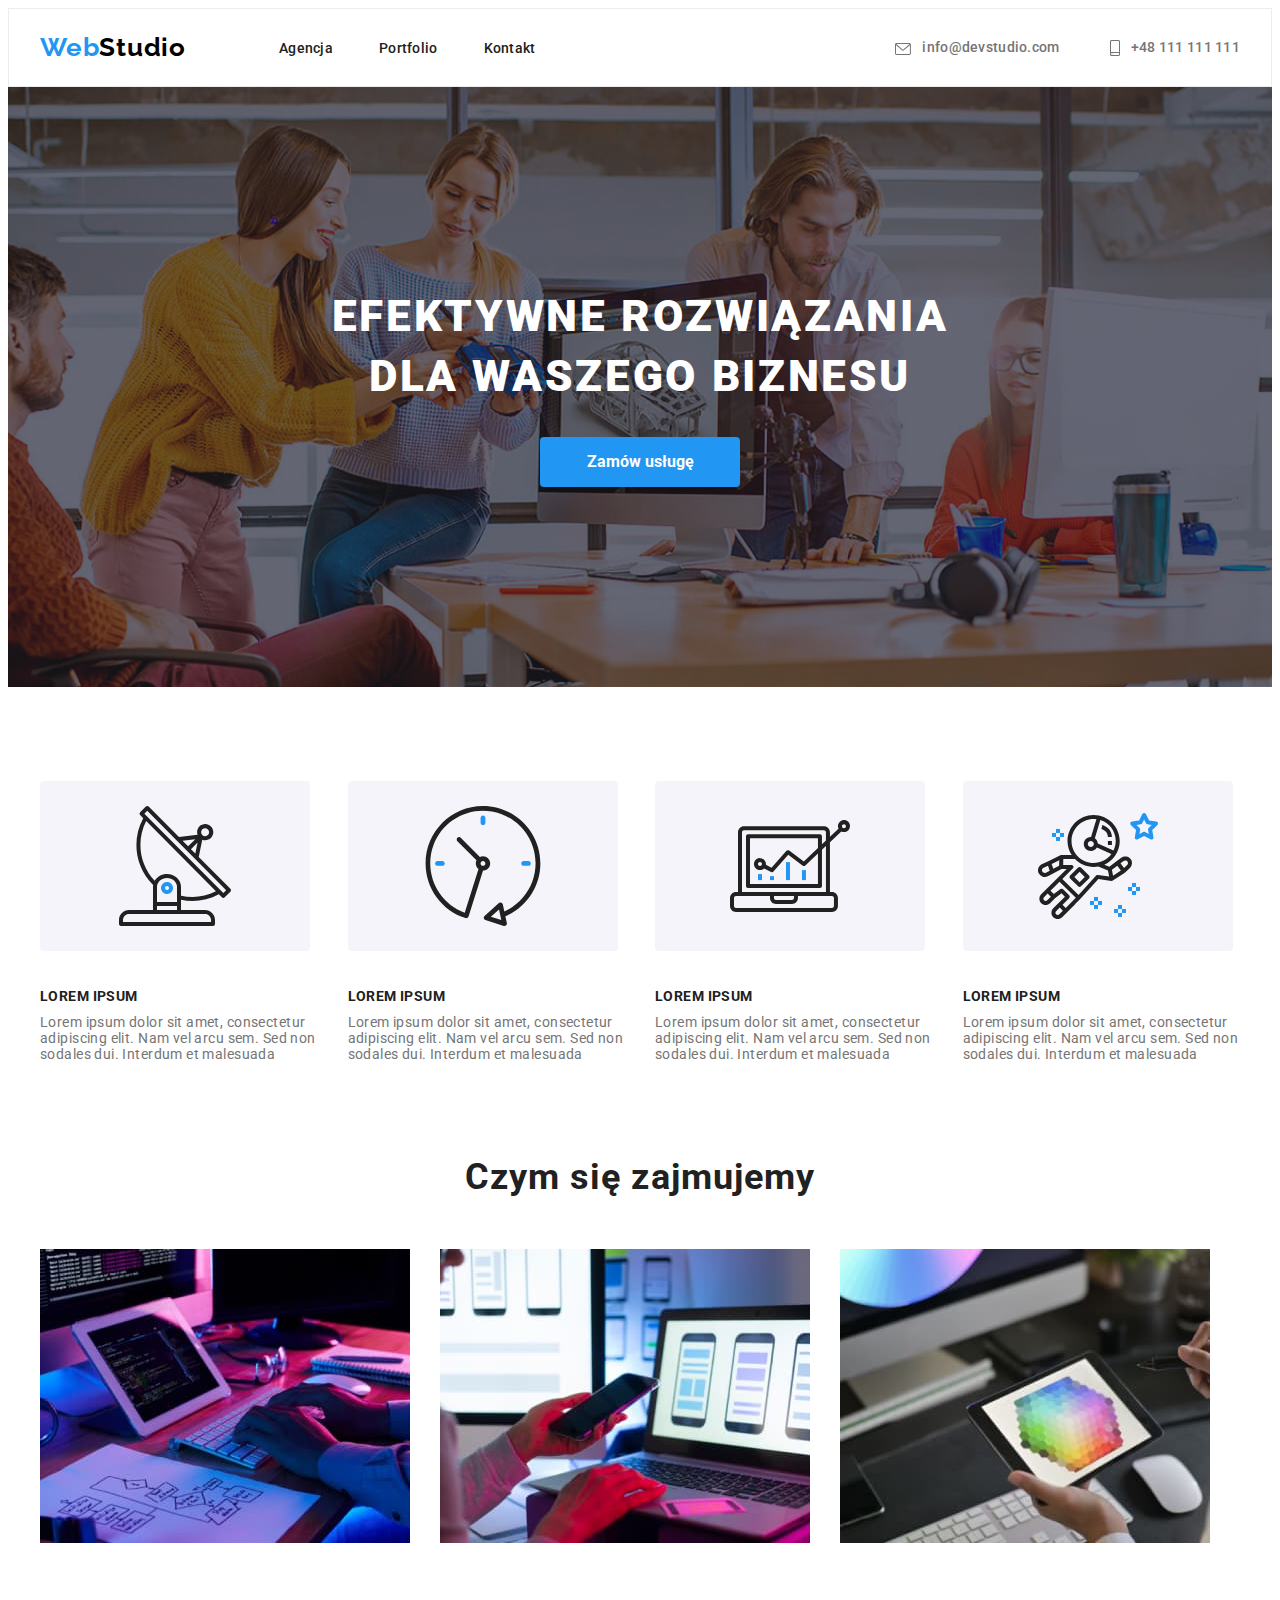
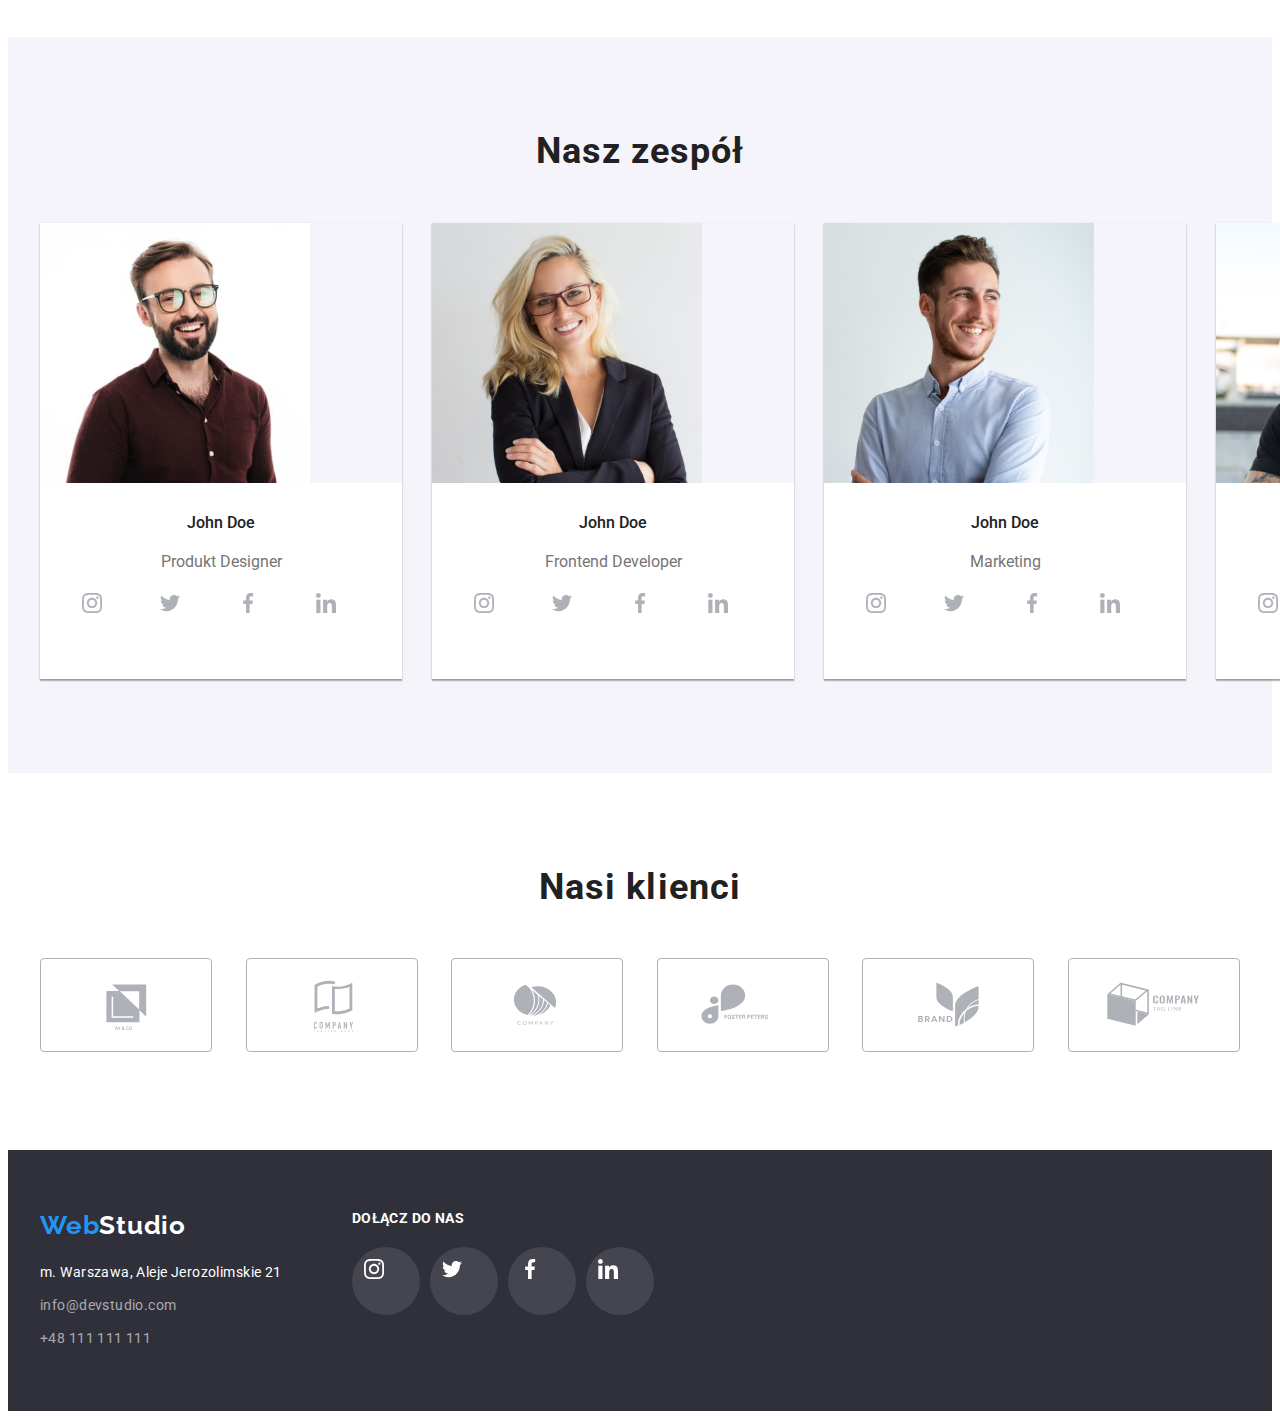
<file: index.html>
<!DOCTYPE html>
<html lang="pl">
    <head>
        <meta charset="UTF-8" />
        <meta http-equiv="X-UA-Compatible" content="IE=edge" />
        <meta name="viewport" content="width=device-width, initial-scale=1.0" />
        <title>Document</title>
        <link
            rel="stylesheet"
            href="https://cdnjs.cloudflare.com/ajax/libs/modern-normalize/1.1.0/modern-normalize.min.css"
            integrity="sha512-wpPYUAdjBVSE4KJnH1VR1HeZfpl1ub8YT/NKx4PuQ5NmX2tKuGu6U/JRp5y+Y8XG2tV+wKQpNHVUX03MfMFn9Q=="
            crossorigin="anonymous"
            referrerpolicy="no-referrer"
        />
        <link
            href="https://fonts.googleapis.com/css2?family=Raleway:wght@700&family=Roboto+Condensed&family=Roboto:wght@400;500;700;900&display=swap"
            rel="stylesheet"
        />
        <link rel="stylesheet" href="./css/style.css" />
    </head>
    <body>
        <header class="main">
            <div class="container menu">
                <nav class="nav">
                    <a href="./index.html" class="logo"
                        >Web<span class="black">Studio</span></a
                    >
                    <ul class="navigation">
                        <li>
                            <a href="./index.html" class="nav-item">Agencja</a>
                        </li>
                        <li>
                            <a href="./portfolio.html" class="nav-item"
                                >Portfolio</a
                            >
                        </li>
                        <li><a href="" class="nav-item">Kontakt</a></li>
                    </ul>
                </nav>
                <div class="contact-data">
                    <a href="mailto:info@devstudio.com" class="contact">
                        <svg class="icon-mail" width="16" height="12">
                            <use href="./images/icons.svg#icon-envelope"></use>
                        </svg>
                        info@devstudio.com</a
                    >
                    <a href="tel:+48111111111" class="contact">
                        <svg class="icon-tel" width="10" height="16">
                            <use
                                href="./images/icons.svg#icon-smartphone"
                            ></use>
                        </svg>
                        +48 111 111 111</a
                    >
                </div>
            </div>
        </header>
        <main>
            <section class="solutions">
                <h1 class="title">EFEKTYWNE ROZWIĄZANIA DLA WASZEGO BIZNESU</h1>
                <button type="button" class="order">Zamów usługę</button>
            </section>
            <section>
                <div class="container">
                    <ul class="offer-items">
                        <li>
                            <svg class="icon-offer">
                                <use
                                    href="./images/icons.svg#icon-antenna"
                                ></use>
                            </svg>

                            <h3 class="offer">LOREM IPSUM</h3>
                            <p class="offer-description">
                                Lorem ipsum dolor sit amet, consectetur
                                adipiscing elit. Nam vel arcu sem. Sed non
                                sodales dui. Interdum et malesuada
                            </p>
                        </li>
                        <li>
                            <svg class="icon-offer">
                                <use href="./images/icons.svg#icon-clock"></use>
                            </svg>

                            <h3 class="offer">LOREM IPSUM</h3>
                            <p class="offer-description">
                                Lorem ipsum dolor sit amet, consectetur
                                adipiscing elit. Nam vel arcu sem. Sed non
                                sodales dui. Interdum et malesuada
                            </p>
                        </li>
                        <li>
                            <svg class="icon-offer">
                                <use
                                    href="./images/icons.svg#icon-diagram"
                                ></use>
                            </svg>
                            <h3 class="offer">LOREM IPSUM</h3>
                            <p class="offer-description">
                                Lorem ipsum dolor sit amet, consectetur
                                adipiscing elit. Nam vel arcu sem. Sed non
                                sodales dui. Interdum et malesuada
                            </p>
                        </li>
                        <li>
                            <svg class="icon-offer">
                                <use
                                    href="./images/icons.svg#icon-astronaut"
                                ></use>
                            </svg>
                            <h3 class="offer">LOREM IPSUM</h3>
                            <p class="offer-description">
                                Lorem ipsum dolor sit amet, consectetur
                                adipiscing elit. Nam vel arcu sem. Sed non
                                sodales dui. Interdum et malesuada
                            </p>
                        </li>
                    </ul>
                </div>
            </section>
            <section>
                <div class="container">
                    <h2 class="introduce">Czym się zajmujemy</h2>
                    <ul class="our-services">
                        <li>
                            <img
                                src="images/box1.jpg"
                                alt="Dłonie na klawiaturze przed tabletem"
                                width="370"
                                height="294"
                            />
                        </li>
                        <li>
                            <img
                                src="images/box2.jpg"
                                alt="Telefon w dłoni przed laptopem"
                                width="370"
                                height="294"
                            />
                        </li>
                        <li>
                            <img
                                src="images/box3.jpg"
                                alt="Paleta kolorów na tablecie"
                                width="370"
                                height="294"
                            />
                        </li>
                    </ul>
                </div>
            </section>
            <section class="crew">
                <div class="container">
                    <h2 class="introduce">Nasz zespół</h2>
                    <ul class="crew-members">
                        <li>
                            <figure class="box-member">
                                <img
                                    src="images/product-designer.jpg"
                                    alt="Mężczyzna w okularach"
                                    width="270"
                                    height="260"
                                />
                                <figcaption class="description">
                                    <span class="name">John Doe</span>
                                    <span class="type">Produkt Designer</span>
                                    <div>
                                        <ul class="icons">
                                            <li>
                                                <a href="" class="icon-social"
                                                    ><svg
                                                        class="icon-member"
                                                        tabindex="1"
                                                    >
                                                        <use
                                                            href="./images/icons.svg#icon-instagram"
                                                        ></use></svg
                                                ></a>
                                            </li>
                                            <li>
                                                <a href="" class="icon-social">
                                                    <svg
                                                        class="icon-member"
                                                        tabindex="1"
                                                    >
                                                        <use
                                                            href="./images/icons.svg#icon-twitter"
                                                        ></use></svg
                                                ></a>
                                            </li>
                                            <li>
                                                <a href="" class="icon-social"
                                                    ><svg
                                                        class="icon-member"
                                                        tabindex="1"
                                                    >
                                                        <use
                                                            href="./images/icons.svg#icon-facebook"
                                                        ></use></svg
                                                ></a>
                                            </li>
                                            <li>
                                                <a href="" class="icon-social"
                                                    ><svg
                                                        class="icon-member"
                                                        tabindex="1"
                                                    >
                                                        <use
                                                            href="./images/icons.svg#icon-linkedin"
                                                        ></use></svg
                                                ></a>
                                            </li>
                                        </ul>
                                    </div>
                                </figcaption>
                            </figure>
                        </li>
                        <li>
                            <figure class="box-member">
                                <img
                                    src="images/frontend-developer.jpg"
                                    alt="Kobieta w okularach"
                                    width="270"
                                    height="260"
                                />
                                <figcaption class="description">
                                    <span class="name">John Doe</span>
                                    <span class="type">Frontend Developer</span>
                                    <div>
                                        <ul class="icons">
                                            <li>
                                                <a href="" class="icon-social"
                                                    ><svg
                                                        class="icon-member"
                                                        tabindex="1"
                                                    >
                                                        <use
                                                            href="./images/icons.svg#icon-instagram"
                                                        ></use></svg
                                                ></a>
                                            </li>
                                            <li>
                                                <a href="" class="icon-social">
                                                    <svg
                                                        class="icon-member"
                                                        tabindex="1"
                                                    >
                                                        <use
                                                            href="./images/icons.svg#icon-twitter"
                                                        ></use></svg
                                                ></a>
                                            </li>
                                            <li>
                                                <a href="" class="icon-social"
                                                    ><svg
                                                        class="icon-member"
                                                        tabindex="1"
                                                    >
                                                        <use
                                                            href="./images/icons.svg#icon-facebook"
                                                        ></use></svg
                                                ></a>
                                            </li>
                                            <li>
                                                <a href="" class="icon-social"
                                                    ><svg
                                                        class="icon-member"
                                                        tabindex="1"
                                                    >
                                                        <use
                                                            href="./images/icons.svg#icon-linkedin"
                                                        ></use></svg
                                                ></a>
                                            </li>
                                        </ul>
                                    </div>
                                </figcaption>
                            </figure>
                        </li>
                        <li>
                            <figure class="box-member">
                                <img
                                    src="images/marketing-specialist.jpg"
                                    alt="Mężczyzna w koszuli"
                                    width="270"
                                    height="260"
                                />
                                <figcaption class="description">
                                    <span class="name">John Doe</span>
                                    <span class="type">Marketing</span>
                                    <div>
                                        <ul class="icons">
                                            <li>
                                                <a href="" class="icon-social"
                                                    ><svg
                                                        class="icon-member"
                                                        tabindex="1"
                                                    >
                                                        <use
                                                            href="./images/icons.svg#icon-instagram"
                                                        ></use></svg
                                                ></a>
                                            </li>
                                            <li>
                                                <a href="" class="icon-social">
                                                    <svg
                                                        class="icon-member"
                                                        tabindex="1"
                                                    >
                                                        <use
                                                            href="./images/icons.svg#icon-twitter"
                                                        ></use></svg
                                                ></a>
                                            </li>
                                            <li>
                                                <a href="" class="icon-social"
                                                    ><svg
                                                        class="icon-member"
                                                        tabindex="1"
                                                    >
                                                        <use
                                                            href="./images/icons.svg#icon-facebook"
                                                        ></use></svg
                                                ></a>
                                            </li>
                                            <li>
                                                <a href="" class="icon-social"
                                                    ><svg
                                                        class="icon-member"
                                                        tabindex="1"
                                                    >
                                                        <use
                                                            href="./images/icons.svg#icon-linkedin"
                                                        ></use></svg
                                                ></a>
                                            </li>
                                        </ul>
                                    </div>
                                </figcaption>
                            </figure>
                        </li>
                        <li>
                            <figure class="box-member">
                                <img
                                    src="images/ui-designer.jpg"
                                    alt="UI Designer"
                                    width="270"
                                    height="260"
                                />
                                <figcaption class="description">
                                    <span class="name">John Doe</span>
                                    <span class="type">UI Designer</span>
                                    <div>
                                        <ul class="icons">
                                            <li>
                                                <a href="" class="icon-social"
                                                    ><svg
                                                        class="icon-member"
                                                        tabindex="1"
                                                    >
                                                        <use
                                                            href="./images/icons.svg#icon-instagram"
                                                        ></use></svg
                                                ></a>
                                            </li>
                                            <li>
                                                <a href="" class="icon-social">
                                                    <svg
                                                        class="icon-member"
                                                        tabindex="1"
                                                    >
                                                        <use
                                                            href="./images/icons.svg#icon-twitter"
                                                        ></use></svg
                                                ></a>
                                            </li>
                                            <li>
                                                <a href="" class="icon-social"
                                                    ><svg
                                                        class="icon-member"
                                                        tabindex="1"
                                                    >
                                                        <use
                                                            href="./images/icons.svg#icon-facebook"
                                                        ></use></svg
                                                ></a>
                                            </li>
                                            <li>
                                                <a href="" class="icon-social"
                                                    ><svg
                                                        class="icon-member"
                                                        tabindex="1"
                                                    >
                                                        <use
                                                            href="./images/icons.svg#icon-linkedin"
                                                        ></use></svg
                                                ></a>
                                            </li>
                                        </ul>
                                    </div>
                                </figcaption>
                            </figure>
                        </li>
                    </ul>
                </div>
            </section>
            <section class="our-customers">
                <div class="container">
                    <h2 class="introduce">Nasi klienci</h2>

                    <ul class="customers">
                        <li>
                            <svg class="icon-customer" tabindex="1">
                                <use
                                    href="./images/icons.svg#icon-logo-1"
                                    width="41"
                                    height="46.7"
                                    x="38%"
                                    y="27%"
                                ></use>
                            </svg>
                        </li>
                        <li>
                            <svg class="icon-customer" tabindex="1">
                                <use
                                    href="./images/icons.svg#icon-logo-2"
                                    width="40"
                                    height="52"
                                    x="39%"
                                    y="23%"
                                ></use>
                            </svg>
                        </li>
                        <li>
                            <svg class="icon-customer" tabindex="1">
                                <use
                                    href="./images/icons.svg#icon-logo-3"
                                    width="43.46"
                                    height="41.18"
                                    x="36%"
                                    y="27%"
                                ></use>
                            </svg>
                        </li>
                        <li>
                            <svg class="icon-customer" tabindex="1">
                                <use
                                    href="./images/icons.svg#icon-logo-4"
                                    width="84.44"
                                    height="40.62"
                                    x="25%"
                                    y="27%"
                                ></use>
                            </svg>
                        </li>
                        <li>
                            <svg class="icon-customer" tabindex="1">
                                <use
                                    href="./images/icons.svg#icon-logo-5"
                                    width="62.54"
                                    height="45.43"
                                    x="32%"
                                    y="25%"
                                ></use>
                            </svg>
                        </li>
                        <li>
                            <svg class="icon-customer" tabindex="1">
                                <use
                                    href="./images/icons.svg#icon-logo-6"
                                    width="93.79"
                                    height="43.93"
                                    x="22%"
                                    y="25%"
                                ></use>
                            </svg>
                        </li>
                    </ul>
                </div>
            </section>
        </main>
        <footer class="footer-container">
            <div class="footer-elements container">
                <div>
                    <a href="./index.html" class="logo"
                        >Web<span class="white">Studio</span></a
                    >
                    <address class="address-wrapper">
                        <span class="address"
                            >m. Warszawa, Aleje Jerozolimskie 21</span
                        >

                        <a
                            href="mailto:info@devstudio.com"
                            class="contact-footer"
                            >info@devstudio.com</a
                        >

                        <a href="tel:+48111111111" class="contact-footer"
                            >+48 111 111 111</a
                        >
                    </address>
                </div>
                <div class="find-us">
                    <h4 class="join-us">DOŁĄCZ DO NAS</h4>
                    <ul class="icons-join-us">
                        <li>
                            <a href="" class="icon-footer"
                                ><svg tabindex="1">
                                    <use
                                        href="./images/icons.svg#icon-instagram"
                                    ></use></svg
                            ></a>
                        </li>
                        <li>
                            <a href="" class="icon-footer">
                                <svg tabindex="1">
                                    <use
                                        href="./images/icons.svg#icon-twitter"
                                    ></use></svg
                            ></a>
                        </li>
                        <li>
                            <a href="" class="icon-footer"
                                ><svg tabindex="1">
                                    <use
                                        href="./images/icons.svg#icon-facebook"
                                    ></use></svg
                            ></a>
                        </li>
                        <li>
                            <a href="" class="icon-footer"
                                ><svg tabindex="1">
                                    <use
                                        href="./images/icons.svg#icon-linkedin"
                                    ></use></svg
                            ></a>
                        </li>
                    </ul>
                </div>
            </div>
        </footer>
    </body>
</html>
</file>
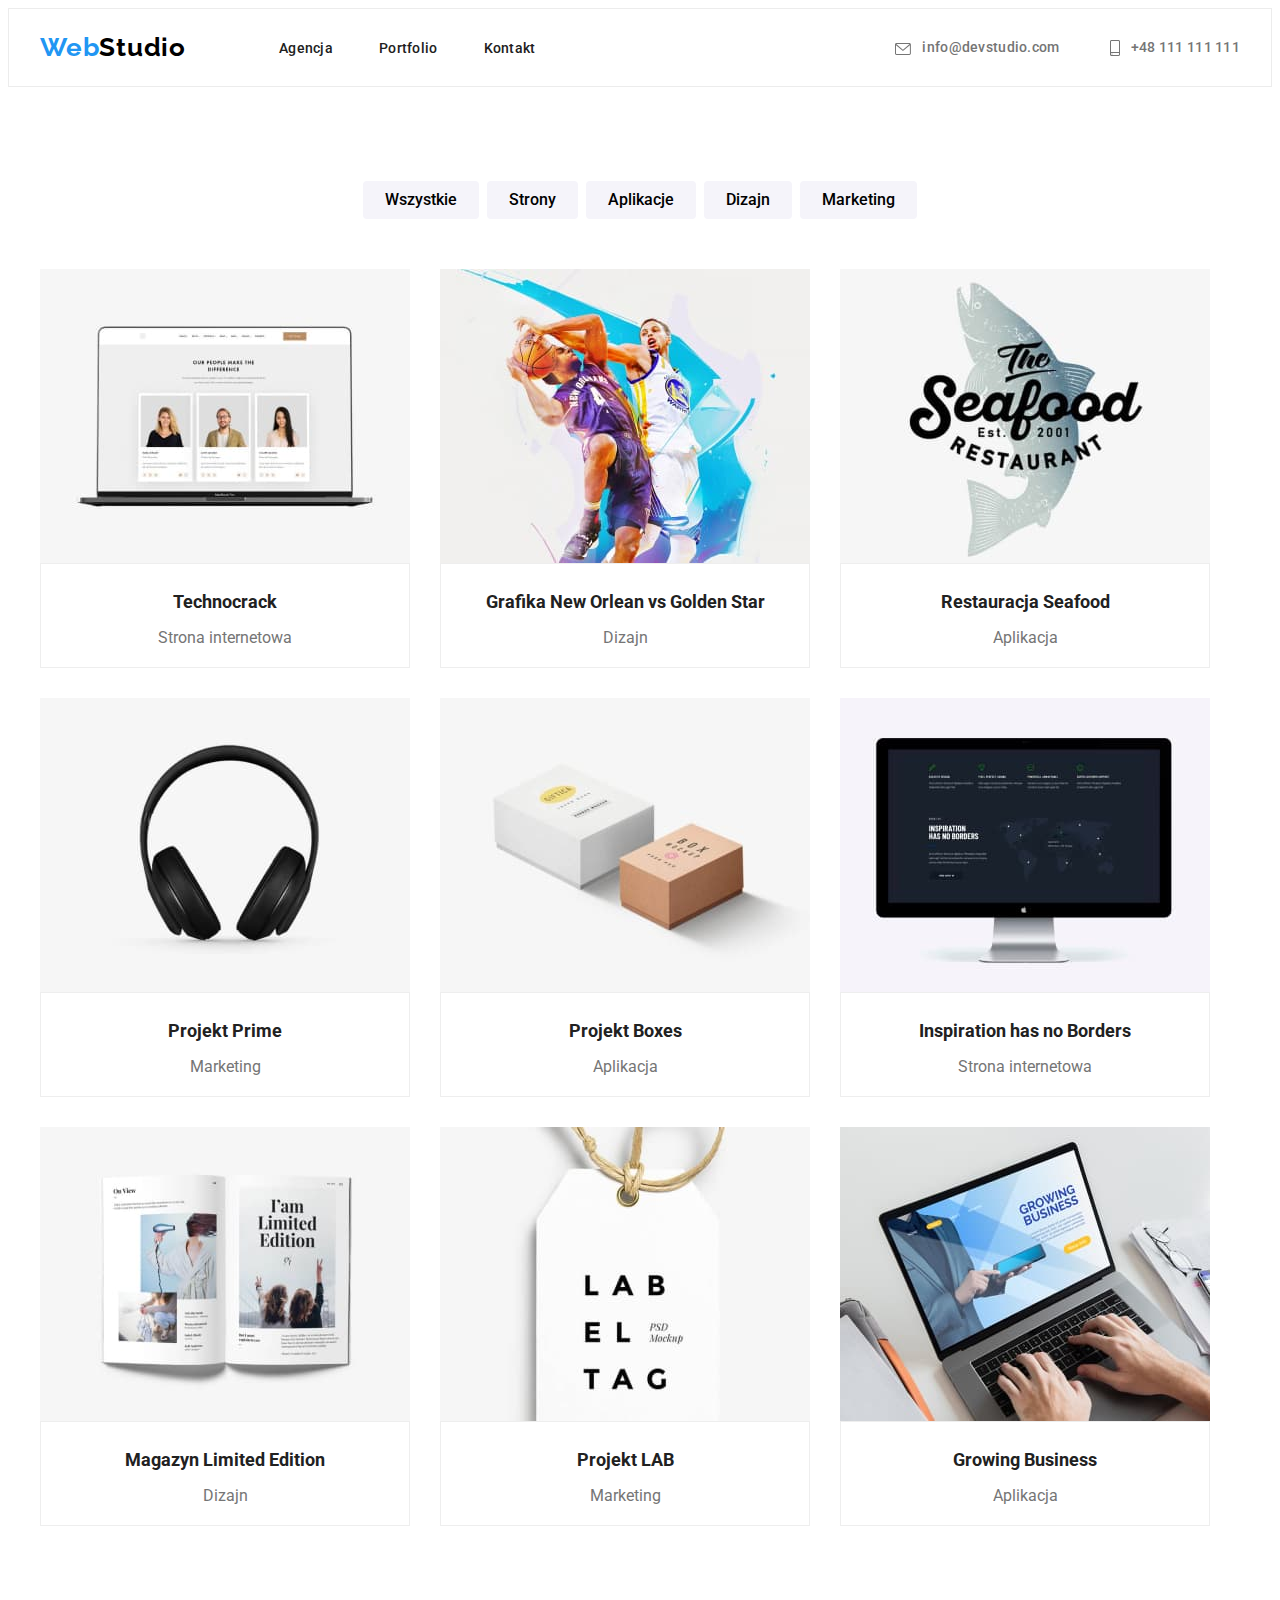
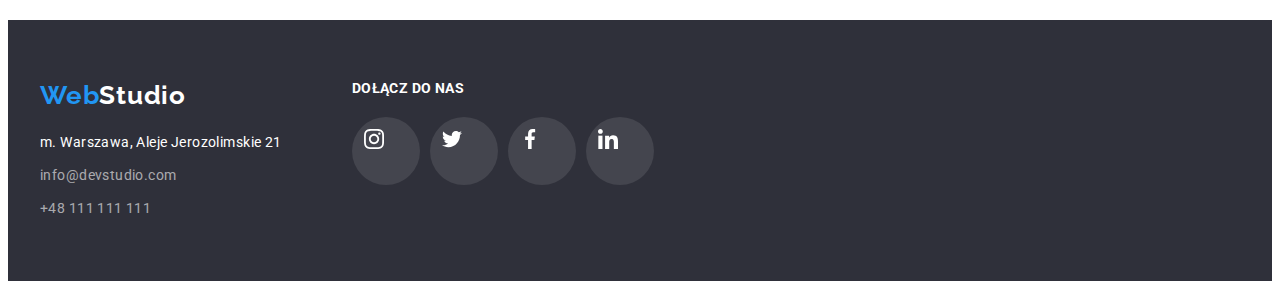
<file: portfolio.html>
<!DOCTYPE html>
<html lang="pl">
    <head>
        <meta charset="UTF-8" />
        <meta http-equiv="X-UA-Compatible" content="IE=edge" />
        <meta name="viewport" content="width=device-width, initial-scale=1.0" />

        <title>Document</title>
        <link
            rel="stylesheet"
            href="https://cdnjs.cloudflare.com/ajax/libs/modern-normalize/1.1.0/modern-normalize.min.css"
            integrity="sha512-wpPYUAdjBVSE4KJnH1VR1HeZfpl1ub8YT/NKx4PuQ5NmX2tKuGu6U/JRp5y+Y8XG2tV+wKQpNHVUX03MfMFn9Q=="
            crossorigin="anonymous"
            referrerpolicy="no-referrer"
        />
        <link
            href="https://fonts.googleapis.com/css2?family=Raleway:wght@700&family=Roboto+Condensed&family=Roboto:wght@400;500;700;900&display=swap"
            rel="stylesheet"
        />
        <link rel="stylesheet" href="./css/style.css" />
    </head>
    <body>
        <header class="main">
            <div class="container menu">
                <nav class="nav">
                    <a href="./index.html" class="logo"
                        >Web<span class="black">Studio</span></a
                    >
                    <ul class="navigation">
                        <li>
                            <a href="./index.html" class="nav-item">Agencja</a>
                        </li>
                        <li>
                            <a href="./portfolio.html" class="nav-item"
                                >Portfolio</a
                            >
                        </li>
                        <li><a href="" class="nav-item">Kontakt</a></li>
                    </ul>
                </nav>
                <div class="contact-data">
                    <a href="mailto:info@devstudio.com" class="contact">
                        <svg class="icon-mail" width="16" height="12">
                            <use href="./images/icons.svg#icon-envelope"></use>
                        </svg>
                        info@devstudio.com</a
                    >
                    <a href="tel:+48111111111" class="contact">
                        <svg class="icon-tel" width="10" height="16">
                            <use
                                href="./images/icons.svg#icon-smartphone"
                            ></use>
                        </svg>
                        +48 111 111 111</a
                    >
                </div>
            </div>
        </header>
        <main>
            <section class="section">
                <div class="container">
                    <ul class="options">
                        <li>
                            <button type="button" class="button">
                                Wszystkie
                            </button>
                        </li>
                        <li>
                            <button type="button" class="button">Strony</button>
                        </li>
                        <li>
                            <button type="button" class="button">
                                Aplikacje
                            </button>
                        </li>
                        <li>
                            <button type="button" class="button">Dizajn</button>
                        </li>
                        <li>
                            <button type="button" class="button">
                                Marketing
                            </button>
                        </li>
                    </ul>

                    <ul class="services">
                        <li>
                            <figure class="service-box">
                                <img
                                    src="./images/app.jpg"
                                    alt="Obraz przedstawia ekran laptopa wyświetlający grafikę"
                                    width="370"
                                    height="294"
                                />
                                <figcaption class="decoration">
                                    <h3 class="project-name">Technocrack</h3>
                                    <span class="type">Strona internetowa</span>
                                </figcaption>
                            </figure>
                        </li>
                        <li>
                            <figure class="service-box">
                                <img
                                    src="./images/basketball.jpg"
                                    alt="Obraz przedstawia grających koszykarzy"
                                    width="370"
                                    height="294"
                                />
                                <figcaption class="decoration">
                                    <h3 class="project-name">
                                        Grafika New Orlean vs Golden Star
                                    </h3>
                                    <span class="type">Dizajn</span>
                                </figcaption>
                            </figure>
                        </li>
                        <li>
                            <figure class="service-box">
                                <img
                                    src="./images/seafood.jpg"
                                    alt="Obraz przedstawia logo restauracji Seafood"
                                    width="370"
                                    height="294"
                                />
                                <figcaption class="decoration">
                                    <h3 class="project-name">
                                        Restauracja Seafood
                                    </h3>
                                    <span class="type">Aplikacja</span>
                                </figcaption>
                            </figure>
                        </li>
                        <li>
                            <figure class="service-box">
                                <img
                                    src="./images/headphones.jpg"
                                    alt="Obraz przedstawia słuchawki nauszne"
                                    width="370"
                                    height="294"
                                />
                                <figcaption class="decoration">
                                    <h3 class="project-name">Projekt Prime</h3>
                                    <span class="type">Marketing</span>
                                </figcaption>
                            </figure>
                        </li>
                        <li>
                            <figure class="service-box">
                                <img
                                    src="./images/boxes.jpg"
                                    alt="Obraz przedstawia białe i beżowe pudełko"
                                    width="370"
                                    height="294"
                                />
                                <figcaption class="decoration">
                                    <h3 class="project-name">Projekt Boxes</h3>
                                    <span class="type">Aplikacja</span>
                                </figcaption>
                            </figure>
                        </li>
                        <li>
                            <figure class="service-box">
                                <img
                                    src="./images/screen.jpg"
                                    alt="Obraz przedstawia monitor"
                                    width="370"
                                    height="294"
                                />
                                <figcaption class="decoration">
                                    <h3 class="project-name">
                                        Inspiration has no Borders
                                    </h3>
                                    <span class="type">Strona internetowa</span>
                                </figcaption>
                            </figure>
                        </li>
                        <li>
                            <figure class="service-box">
                                <img
                                    src="./images/book.jpg"
                                    alt="Obraz przedstawia otwarte czasopismo"
                                    width="370"
                                    height="294"
                                />
                                <figcaption class="decoration">
                                    <h3 class="project-name">
                                        Magazyn Limited Edition
                                    </h3>

                                    <span class="type">Dizajn</span>
                                </figcaption>
                            </figure>
                        </li>
                        <li>
                            <figure class="service-box">
                                <img
                                    src="./images/label.jpg"
                                    alt="Obraz przedstawia metkę"
                                    width="370"
                                    height="294"
                                />
                                <figcaption class="decoration">
                                    <h3 class="project-name">Projekt LAB</h3>

                                    <span class="type">Marketing</span>
                                </figcaption>
                            </figure>
                        </li>
                        <li>
                            <figure class="service-box">
                                <img
                                    src="./images/laptop.jpg"
                                    alt="Obraz przedstawia dłonie piszące na laptopie"
                                    width="370"
                                    height="294"
                                />
                                <figcaption class="decoration">
                                    <h3 class="project-name">
                                        Growing Business
                                    </h3>
                                    <span class="type">Aplikacja</span>
                                </figcaption>
                            </figure>
                        </li>
                    </ul>
                </div>
            </section>
        </main>
        <footer class="footer-container">
            <div class="footer-elements container">
                <div>
                    <a href="./index.html" class="logo"
                        >Web<span class="white">Studio</span></a
                    >
                    <address class="address-wrapper">
                        <span class="address"
                            >m. Warszawa, Aleje Jerozolimskie 21</span
                        >

                        <a
                            href="mailto:info@devstudio.com"
                            class="contact-footer"
                            >info@devstudio.com</a
                        >

                        <a href="tel:+48111111111" class="contact-footer"
                            >+48 111 111 111</a
                        >
                    </address>
                </div>
                <div class="find-us">
                    <h4 class="join-us">DOŁĄCZ DO NAS</h4>
                    <ul class="icons-join-us">
                        <li>
                            <a href="" class="icon-footer"
                                ><svg tabindex="1">
                                    <use
                                        href="./images/icons.svg#icon-instagram"
                                    ></use></svg
                            ></a>
                        </li>
                        <li>
                            <a href="" class="icon-footer">
                                <svg tabindex="1">
                                    <use
                                        href="./images/icons.svg#icon-twitter"
                                    ></use></svg
                            ></a>
                        </li>
                        <li>
                            <a href="" class="icon-footer"
                                ><svg tabindex="1">
                                    <use
                                        href="./images/icons.svg#icon-facebook"
                                    ></use></svg
                            ></a>
                        </li>
                        <li>
                            <a href="" class="icon-footer"
                                ><svg tabindex="1">
                                    <use
                                        href="./images/icons.svg#icon-linkedin"
                                    ></use></svg
                            ></a>
                        </li>
                    </ul>
                </div>
            </div>
        </footer>
    </body>
</html>
</file>
<file: css/style.css>
:root {
    --font-color1: #212121;
    --font-color2: #757575;
    --brand-color: #2196f3;
    --off-color: #f5f4fa;
    --background-color1: #2f303a;
    --icon-color: #afb1b8;
}
/* style globalne */
body {
    font-family: 'Roboto', sans-serif;
    background-color: #fff;
    color: var(--font-color1);
}
*,
*::before,
*::after {
    outline: none;
}

h1,
h2,
h3,
h4,
p,
figure {
    margin: 0;
    padding: 0;
}

ul {
    list-style: none;
    margin: 0;
    padding: 0;
}
img {
    vertical-align: middle;
}
.container {
    max-width: 1200px;
    width: 100%;
    margin: 0 auto;
    padding: 0 15px;
}

/* style w header */
.logo {
    color: var(--brand-color);
    font-weight: 700;
    font-size: 26px;
    text-decoration: none;
    font-family: 'Raleway', sans-serif;
    letter-spacing: 0.03em;
}
.black {
    color: #000000;
    font-weight: 700;
    font-size: 26px;
    line-height: 1.19;
}
.main {
    border: 1px solid #ececec;
}
.menu {
    display: flex;
    flex-wrap: wrap;
    justify-content: space-between;
}
.nav-item {
    color: var(--font-color1);
    font-weight: 500;
    text-decoration: none;

    letter-spacing: 0.02em;
    font-size: 14px;
    line-height: 1.17;
}
.nav-item:hover,
.nav-item:focus {
    color: var(--brand-color);
}
.nav {
    display: flex;
    flex-wrap: wrap;
    align-items: center;

    gap: 93px;
}
.navigation {
    display: flex;
    flex-wrap: wrap;

    gap: 46px;
}
.contact-data {
    display: flex;
    align-items: center;

    padding: 30px 0;
    gap: 50px;
}
.contact {
    color: var(--font-color2);
    font-weight: 500;
    text-decoration: none;
    letter-spacing: 0.02em;
    font-size: 14px;
    line-height: 1.17;
}

.icon-mail {
    vertical-align: middle;
    fill: currentColor;
    margin-right: 8px;
}

.icon-tel {
    vertical-align: middle;
    fill: currentColor;
    margin-right: 8px;
}
.contact:hover,
.contact:focus {
    color: var(--brand-color);
    fill: var(--brand-color);
}

/* style w main index.html*/
.solutions {
    background-color: var(--background-color1);
    background-image: linear-gradient(
            to bottom,
            rgba(47, 48, 58, 0.4),
            rgba(47, 48, 58, 0.4)
        ),
        url(../images/background.jpg);
    background-position: center;
    background-repeat: no-repeat;
    display: flex;
    flex-direction: column;
    align-items: center;
    gap: 30px;
    padding: 200px 0;
}

.title {
    color: #fff;
    font-weight: 900;
    text-align: center;
    font-size: 44px;
    line-height: 1.36;
    letter-spacing: 0.06em;
    max-width: 696px;
}
.order {
    box-shadow: 0px 4px 4px rgba(0, 0, 0, 0.15);
    background-color: var(--brand-color);
    border: none;
    border-radius: 4px;
    color: #fff;
    width: 200px;
    height: 50px;
    font-family: 'Roboto', sans-serif;
    font-weight: 700;
    font-size: 16px;
    line-height: 1.88;
    align-items: center;
    text-align: center;
    padding: 10px 42px;
}
.order:hover,
.order:focus {
    cursor: pointer;
}
.offer-items {
    display: flex;
    gap: 30px;
    line-height: 1.71;
    padding: 94px 0;
}
.offer {
    font-weight: 700;
    font-size: 14px;
    line-height: 1.14;
    letter-spacing: 0.03em;
    margin-bottom: 10px;
}
.offer-description {
    color: var(--font-color2);

    font-size: 14px;
    line-height: 1.14;
    letter-spacing: 0.03em;
}

.icon-offer {
    width: 270px;
    height: 120px;
    padding: 25px 0;
    background-color: var(--off-color);
    border-radius: 4px;
    margin-bottom: 30px;
}
.introduce {
    font-weight: 700;
    font-size: 36px;
    line-height: 1.16;
    text-align: center;
    letter-spacing: 0.03em;
    margin-bottom: 50px;
}
.our-services {
    display: flex;
    gap: 30px;
    padding-bottom: 94px;
}
.crew {
    background-color: #f5f4fa;
    padding: 94px 0;
}
.crew-members {
    display: flex;
    gap: 30px;
    margin-top: 50px;
}
.description {
    padding: 30px;
    text-align: center;
    background-color: #fff;
    display: flex;
    flex-direction: column;
    gap: 10px;
}

.icons {
    display: flex;
    flex-direction: row;
    min-width: 182px;
    gap: 10px;
}

.icon-social {
    padding: 12px;
    border-radius: 50%;
    width: 44px;
    height: 44px;
    display: flex;
}
.icon-social > svg {
    width: 20px;
    height: 20px;
    fill: var(--icon-color);
}
.icon-social:is(:hover, :focus) {
    background-color: var(--brand-color);
}

.icon-social:is(:hover, :focus) > svg {
    fill: white;
}
.name {
    color: var(--font-color1);
    font-weight: 500;
    text-align: center;

    font-size: 16px;
    line-height: 1.19;
    margin-bottom: 10px;
}
.type {
    color: var(--font-color2);
    text-align: center;
    font-size: 16px;
    line-height: 1.19;
}
.our-customers {
    padding: 94px 0;
}
.customers {
    display: flex;
    flex-direction: row;
    flex-wrap: wrap;
    justify-content: space-between;
}
.icon-customer {
    width: 170px;
    height: 92px;
    fill: var(--icon-color);
    border: 1px solid var(--icon-color);
    border-radius: 4px;
}
.icon-customer:hover,
.icon-customer:focus {
    fill: var(--brand-color);
    cursor: pointer;
    border: 1px solid var(--brand-color);
}

/* style w main portfolio.html */
.section {
    padding-top: 94px;
    padding-bottom: 94px;
}
.options {
    display: flex;
    justify-content: center;
    gap: 8px;

    margin-bottom: 50px;
}
.button {
    background-color: var(--off-color);
    border: none;
    font-family: 'Roboto', sans-serif;
    border-radius: 4px;
    font-weight: 500;
    font-size: 16px;
    line-height: 1.63;
    padding: 6px 22px;
}
.button:hover,
.button:focus {
    background-color: var(--brand-color);
    border-color: var(--brand-color);
    color: #fff;
    cursor: pointer;
    box-shadow: 0px 3px 1px rgba(0, 0, 0, 0.1), 0px 1px 2px rgba(0, 0, 0, 0.08),
        0px 2px 2px rgba(0, 0, 0, 0.12);
}
.services {
    display: flex;
    flex-wrap: wrap;
    gap: 30px;
}
.service-box:hover,
.service-box:focus {
    box-shadow: 0px 1px 1px rgba(0, 0, 0, 0.12), 0px 4px 4px rgba(0, 0, 0, 0.06),
        1px 4px 6px rgba(0, 0, 0, 0.16);
}
.box-member {
    box-shadow: 0px 1px 3px rgba(0, 0, 0, 0.12), 0px 1px 1px rgba(0, 0, 0, 0.14),
        0px 2px 1px rgba(0, 0, 0, 0.2);
}
.decoration {
    border: 1px solid #eeeeee;
    padding: 20px 24px;
    display: flex;
    flex-direction: column;
    align-items: center;
    gap: 4px;
}

.project-name {
    color: var(--font-color1);
    font-weight: 700;
    font-size: 18px;
    line-height: 2;
    margin-bottom: 4px;
}
/* style w footer */
.footer-container {
    background-color: var(--background-color1);
    padding-top: 60px;
    padding-bottom: 60px;
}
.footer-elements {
    max-width: 1200px;
    display: flex;
    gap: 65px;
    justify-content: flex-start;
    margin: 0 auto;
    padding: 0 15px;
}

.white {
    color: #fff;
    font-weight: 700;
    font-size: 26px;
    line-height: 1.19;
}

.address {
    color: #fff;
    font-size: 14px;
    line-height: 1.71;

    letter-spacing: 0.03em;
    font-style: normal;
}
.address-wrapper {
    display: flex;
    flex-direction: column;
    gap: 9px;
    margin-top: 20px;
}
.join-us {
    font-weight: 700;
    font-size: 14px;
    line-height: 1.17;
    letter-spacing: 0.03em;
    color: #fff;
    margin-left: 5px;
    margin-bottom: 20px;
}
.icons-join-us {
    display: flex;
}
.icon-footer {
    height: 44px;
    width: 44px;

    padding: 12px;
    background-color: rgba(255, 255, 255, 0.1);
    border-radius: 50%;
    display: flex;
    margin: 0 5px;
}
.icon-footer > svg {
    width: 20px;
    height: 20px;
    fill: #fff;
}

.icon-footer:hover,
.icon-footer:focus {
    background-color: var(--brand-color);
}
.contact-footer {
    color: rgba(255, 255, 255, 0.6);
    font-size: 14px;
    line-height: 1.71;

    text-decoration: none;
    letter-spacing: 0.03em;
    font-style: normal;
}
.contact-footer:hover,
.contact-footer:focus {
    color: var(--brand-color);
}
</file>
